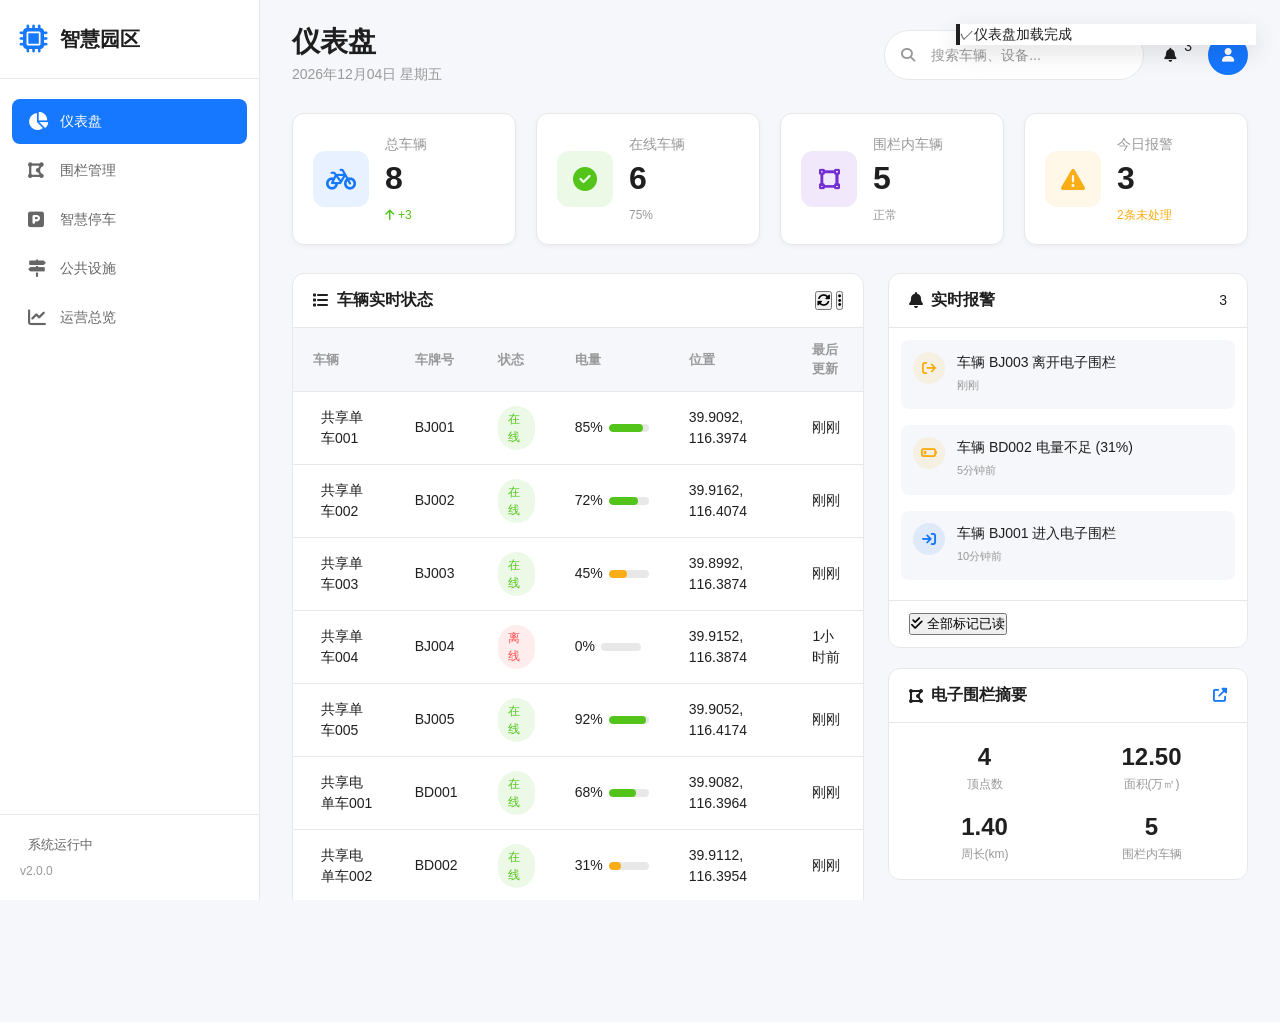
<file: index.html>
<!DOCTYPE html>
<html lang="zh-CN">
<head>
    <meta charset="UTF-8">
    <meta name="viewport" content="width=device-width, initial-scale=1.0">
    <title>智慧园区 · 仪表盘</title>
    
    <link rel="stylesheet" href="css/common.css">
    <link rel="stylesheet" href="css/components.css">
    <link rel="stylesheet" href="css/pages/dashboard.css">
    
    <link rel="stylesheet" href="https://cdnjs.cloudflare.com/ajax/libs/font-awesome/6.4.0/css/all.min.css">
</head>
<body class="dashboard-page">
    <!-- 侧边导航栏 -->
    <aside class="sidebar">
        <div class="sidebar-logo">
            <i class="fas fa-microchip"></i>
            <span>智慧园区</span>
        </div>
        
        <nav class="sidebar-nav">
            <a href="index.html" class="nav-item active">
                <i class="fas fa-chart-pie"></i>
                <span>仪表盘</span>
            </a>
            <a href="admin.html" class="nav-item">
                <i class="fas fa-draw-polygon"></i>
                <span>围栏管理</span>
            </a>
            <a href="parking.html" class="nav-item">
                <i class="fas fa-parking"></i>
                <span>智慧停车</span>
            </a>
            <a href="facilities.html" class="nav-item">
                <i class="fas fa-map-signs"></i>
                <span>公共设施</span>
            </a>
            <a href="operator.html" class="nav-item">
                <i class="fas fa-chart-line"></i>
                <span>运营总览</span>
            </a>
        </nav>
        
        <div class="sidebar-footer">
            <div class="system-info">
                <span class="status-dot success"></span>
                <span>系统运行中</span>
            </div>
            <div class="version">v2.0.0</div>
        </div>
    </aside>
    
    <!-- 主内容区 -->
    <main class="main-content">
        <!-- 顶部栏 -->
        <header class="dashboard-header">
            <div class="page-title">
                <h1>仪表盘</h1>
                <span class="date-display" id="currentDate"></span>
            </div>
            <div class="header-actions">
                <div class="search-box">
                    <i class="fas fa-search"></i>
                    <input type="text" placeholder="搜索车辆、设备...">
                </div>
                <div class="user-profile">
                    <i class="fas fa-bell"></i>
                    <span class="badge badge-danger">3</span>
                    <div class="avatar">
                        <i class="fas fa-user"></i>
                    </div>
                </div>
            </div>
        </header>
        
        <!-- 统计卡片区 -->
        <section class="stats-grid">
            <div class="stat-card">
                <div class="stat-icon blue">
                    <i class="fas fa-bicycle"></i>
                </div>
                <div class="stat-info">
                    <span class="stat-label">总车辆</span>
                    <span class="stat-value" id="totalVehicles">24</span>
                    <span class="stat-trend up"><i class="fas fa-arrow-up"></i> +3</span>
                </div>
            </div>
            <div class="stat-card">
                <div class="stat-icon green">
                    <i class="fas fa-check-circle"></i>
                </div>
                <div class="stat-info">
                    <span class="stat-label">在线车辆</span>
                    <span class="stat-value" id="onlineVehicles">18</span>
                    <span class="stat-trend">75%</span>
                </div>
            </div>
            <div class="stat-card">
                <div class="stat-icon purple">
                    <i class="fas fa-vector-square"></i>
                </div>
                <div class="stat-info">
                    <span class="stat-label">围栏内车辆</span>
                    <span class="stat-value" id="inFenceVehicles">12</span>
                    <span class="stat-trend">正常</span>
                </div>
            </div>
            <div class="stat-card">
                <div class="stat-icon orange">
                    <i class="fas fa-triangle-exclamation"></i>
                </div>
                <div class="stat-info">
                    <span class="stat-label">今日报警</span>
                    <span class="stat-value" id="todayAlarms">5</span>
                    <span class="stat-trend warning">2条未处理</span>
                </div>
            </div>
        </section>
        
        <!-- 主要内容区 - 左右两列 -->
        <div class="content-grid">
            <!-- 左侧：车辆列表 -->
            <div class="panel vehicle-panel">
                <div class="panel-header">
                    <h3><i class="fas fa-list"></i> 车辆实时状态</h3>
                    <div class="panel-actions">
                        <button class="btn-icon" id="refreshVehiclesBtn">
                            <i class="fas fa-sync-alt"></i>
                        </button>
                        <button class="btn-icon">
                            <i class="fas fa-ellipsis-v"></i>
                        </button>
                    </div>
                </div>
                <div class="panel-body">
                    <div class="table-wrapper">
                        <table class="data-table">
                            <thead>
                                <tr>
                                    <th>车辆</th>
                                    <th>车牌号</th>
                                    <th>状态</th>
                                    <th>电量</th>
                                    <th>位置</th>
                                    <th>最后更新</th>
                                </tr>
                            </thead>
                            <tbody id="vehicleTableBody">
                                <!-- 动态渲染 -->
                            </tbody>
                        </table>
                    </div>
                </div>
                <div class="panel-footer">
                    <span>共 <span id="vehicleTableCount">24</span> 辆车</span>
                    <a href="admin.html" class="btn-link">管理车辆 <i class="fas fa-arrow-right"></i></a>
                </div>
            </div>
            
            <!-- 右侧：报警和围栏状态 -->
            <div class="right-column">
                <!-- 报警面板 -->
                <div class="panel alarm-panel">
                    <div class="panel-header">
                        <h3><i class="fas fa-bell"></i> 实时报警</h3>
                        <span class="badge badge-danger" id="alarmBadge">5</span>
                    </div>
                    <div class="panel-body">
                        <div class="alarm-list" id="alarmList">
                            <!-- 动态渲染 -->
                        </div>
                    </div>
                    <div class="panel-footer">
                        <button class="btn btn-outline btn-sm btn-block" id="clearAlarmsBtn">
                            <i class="fas fa-check-double"></i> 全部标记已读
                        </button>
                    </div>
                </div>
                
                <!-- 围栏摘要 -->
                <div class="panel fence-summary">
                    <div class="panel-header">
                        <h3><i class="fas fa-draw-polygon"></i> 电子围栏摘要</h3>
                        <a href="admin.html" class="btn-icon">
                            <i class="fas fa-external-link-alt"></i>
                        </a>
                    </div>
                    <div class="panel-body">
                        <div id="fenceSummaryContent">
                            <!-- 动态渲染 -->
                        </div>
                    </div>
                </div>
                
                <!-- 快速操作 -->
                <div class="quick-actions">
                    <a href="admin.html" class="action-card">
                        <i class="fas fa-pen"></i>
                        <span>绘制围栏</span>
                    </a>
                    <a href="parking.html" class="action-card">
                        <i class="fas fa-robot"></i>
                        <span>AI助手</span>
                    </a>
                    <a href="facilities.html" class="action-card">
                        <i class="fas fa-map"></i>
                        <span>设施地图</span>
                    </a>
                </div>
            </div>
        </div>
    </main>
    
    <!-- 通知容器 -->
    <div id="toastContainer" class="toast-container"></div>
    
    <!-- 脚本 -->
    <script src="js/core/config.js"></script>
    <script src="js/core/utils.js"></script>
    <script src="js/core/eventBus.js"></script>
    <script src="js/services/apiService.js"></script>
    <script src="js/services/websocketService.js"></script>
    <script src="js/modules/vehicleManager.js"></script>
    <script src="js/modules/fenceManager.js"></script>
    <script src="js/modules/alarmManager.js"></script>
    <script src="js/pages/dashboard.js"></script>
</body>
</html>
</file>
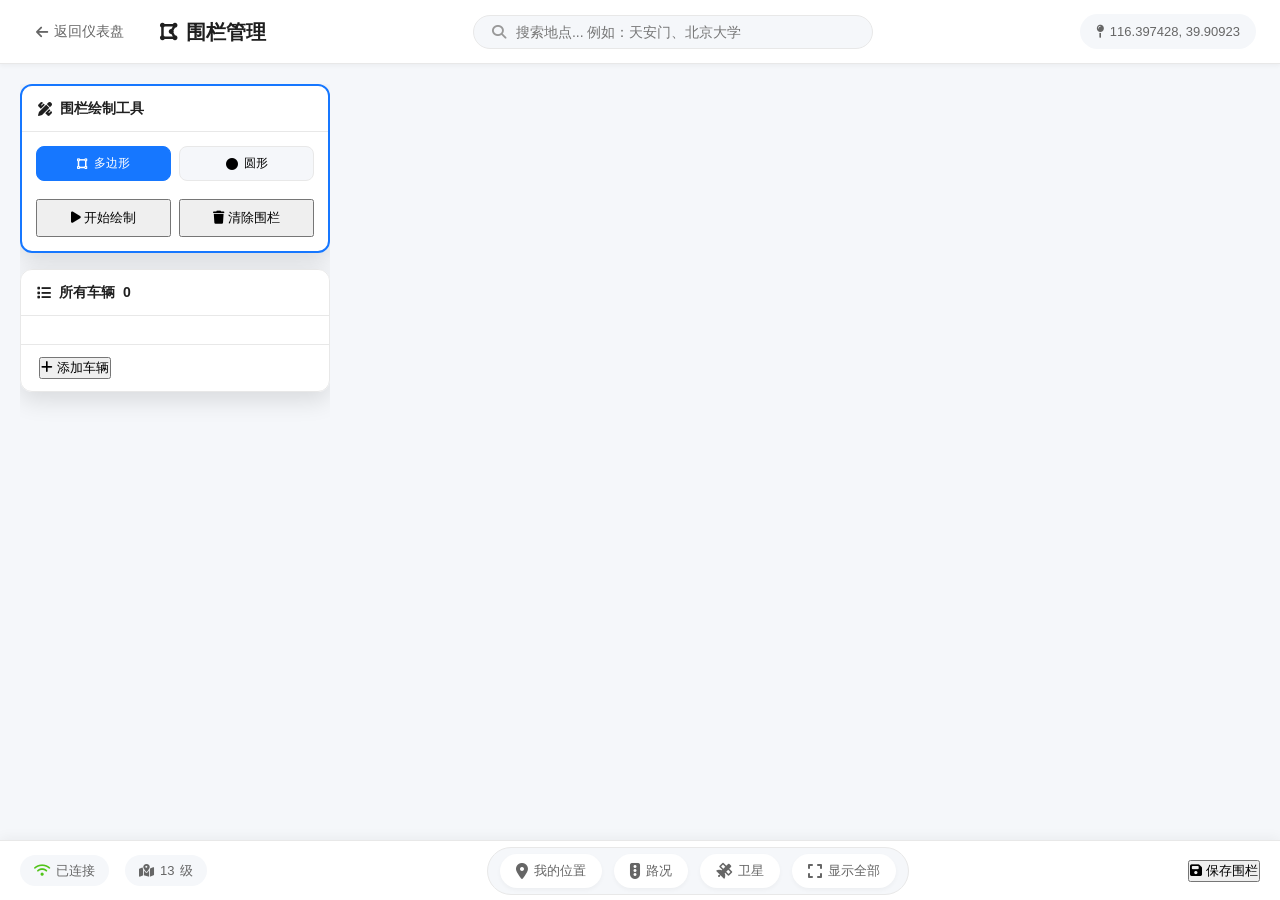
<file: admin.html>
<!DOCTYPE html>
<html lang="zh-CN">
<head>
    <meta charset="UTF-8">
    <meta name="viewport" content="width=device-width, initial-scale=1.0">
    <title>围栏管理 · 智慧园区</title>
    
    <link rel="stylesheet" href="css/common.css">
    <link rel="stylesheet" href="css/components.css">
    <link rel="stylesheet" href="css/map.css">
    <link rel="stylesheet" href="css/pages/admin.css">
    
    <link rel="stylesheet" href="https://cdnjs.cloudflare.com/ajax/libs/font-awesome/6.4.0/css/all.min.css">
    
    <!-- 高德地图安全密钥 -->
    <script type="text/javascript">
        window._AMapSecurityConfig = {
            securityJsCode: '599657ffe9617d6cca3ea60654912bb9',
        }
    </script>
</head>
<body class="admin-page">
    <!-- 地图容器 -->
    <div id="mapContainer" class="map-container"></div>
    
    <!-- 顶部导航 -->
    <header class="admin-header">
        <div class="header-left">
            <a href="index.html" class="back-link">
                <i class="fas fa-arrow-left"></i> 返回仪表盘
            </a>
            <h1><i class="fas fa-draw-polygon"></i> 围栏管理</h1>
        </div>
        
        <!-- 地点搜索框 -->
        <div class="header-search">
            <div class="search-wrapper">
                <i class="fas fa-search"></i>
                <input type="text" id="placeSearchInput" placeholder="搜索地点... 例如：天安门、北京大学" autocomplete="off">
            </div>
            <div id="searchResults" class="search-results" style="display: none;"></div>
        </div>
        
        <div class="header-right">
            <span class="coord-badge" id="coordDisplay">
                <i class="fas fa-map-pin"></i> 116.397428, 39.90923
            </span>
        </div>
    </header>
    
    <!-- 左侧工具面板 - 围栏绘制 -->
    <aside class="admin-sidebar">
        <!-- 围栏绘制工具 -->
        <div class="tool-card primary">
            <div class="card-header">
                <i class="fas fa-pen-ruler"></i>
                <span>围栏绘制工具</span>
            </div>
            <div class="card-body">
                <!-- 绘制模式 -->
                <div class="mode-switch">
                    <button class="mode-btn active" data-mode="polygon">
                        <i class="fas fa-vector-square"></i> 多边形
                    </button>
                    <button class="mode-btn" data-mode="circle">
                        <i class="fas fa-circle"></i> 圆形
                    </button>
                </div>
                
                <!-- 操作按钮 -->
                <div class="action-group">
                    <button class="btn btn-success" id="startDrawBtn">
                        <i class="fas fa-play"></i> 开始绘制
                    </button>
                    <button class="btn btn-warning" id="finishDrawBtn" style="display: none;">
                        <i class="fas fa-check"></i> 完成
                    </button>
                    <button class="btn btn-danger" id="clearFenceBtn">
                        <i class="fas fa-trash"></i> 清除围栏
                    </button>
                </div>
                
                <!-- 绘制提示 -->
                <div id="drawHint" class="hint-box" style="display: none;">
                    <i class="fas fa-info-circle"></i>
                    <span>点击地图添加顶点，至少3个点完成围栏</span>
                </div>
            </div>
        </div>
        
        <!-- 围栏信息 -->
        <div class="tool-card" id="fenceInfoCard" style="display: none;">
            <div class="card-header">
                <i class="fas fa-info-circle"></i>
                <span>围栏信息</span>
            </div>
            <div class="card-body">
                <div class="info-grid">
                    <div class="info-item">
                        <span class="label">顶点数</span>
                        <span class="value" id="fencePointsCount">0</span>
                    </div>
                    <div class="info-item">
                        <span class="label">面积</span>
                        <span class="value" id="fenceArea">0 m²</span>
                    </div>
                    <div class="info-item">
                        <span class="label">周长</span>
                        <span class="value" id="fencePerimeter">0 m</span>
                    </div>
                    <div class="info-item">
                        <span class="label">围栏内车辆</span>
                        <span class="value highlight" id="fenceVehiclesCount">0</span>
                    </div>
                </div>
            </div>
        </div>
        
        <!-- 围栏内车辆列表 -->
        <div class="tool-card" id="fenceVehiclesCard" style="display: none;">
            <div class="card-header">
                <i class="fas fa-bicycle"></i>
                <span>围栏内车辆</span>
                <span class="badge" id="fenceVehiclesBadge">0</span>
            </div>
            <div class="card-body">
                <div class="vehicle-mini-list" id="fenceVehiclesList">
                    <!-- 动态渲染 -->
                </div>
            </div>
        </div>
        
        <!-- 车辆快速列表 -->
        <div class="tool-card">
            <div class="card-header">
                <i class="fas fa-list"></i>
                <span>所有车辆</span>
                <span class="badge" id="adminVehicleCount">0</span>
            </div>
            <div class="card-body">
                <div class="vehicle-mini-list" id="allVehiclesList">
                    <!-- 动态渲染 -->
                </div>
            </div>
            <div class="card-footer">
                <button class="btn btn-outline btn-sm btn-block" id="addVehicleBtn">
                    <i class="fas fa-plus"></i> 添加车辆
                </button>
            </div>
        </div>
    </aside>
    
    <!-- 右侧地图控件 -->

  <!-- admin.html 底部状态栏改为包含所有控件 -->
    <!-- 底部控制栏 -->
    <div class="admin-footer">
        <div class="footer-left">
            <span class="status-badge online">
                <i class="fas fa-wifi"></i> 已连接
            </span>
            <span class="status-badge">
                <i class="fas fa-map-marked-alt"></i> <span id="mapZoomLevel">13</span>级
            </span>
        </div>
        
        <div class="footer-center">
            <!-- 地图控件移到此处 -->
            <div class="footer-map-controls">
                <button class="map-ctrl-btn" id="locateBtn" title="我的位置">
                    <i class="fas fa-location-dot"></i>
                    <span>我的位置</span>
                </button>
                <button class="map-ctrl-btn" id="trafficBtn" title="路况">
                    <i class="fas fa-traffic-light"></i>
                    <span>路况</span>
                </button>
                <button class="map-ctrl-btn" id="satelliteBtn" title="卫星图">
                    <i class="fas fa-satellite"></i>
                    <span>卫星</span>
                </button>
                <button class="map-ctrl-btn" id="fitAllBtn" title="显示全部车辆">
                    <i class="fas fa-expand"></i>
                    <span>显示全部</span>
                </button>
            </div>
        </div>
        
        <div class="footer-right">
            <button class="btn btn-outline btn-sm" id="saveFenceBtn">
                <i class="fas fa-save"></i> 保存围栏
            </button>
        </div>
    </div>
    
    <!-- 添加车辆模态框 -->
    <div id="addVehicleModal" class="modal-overlay" style="display: none;">
        <div class="modal">
            <div class="modal-header">
                <h3><i class="fas fa-plus-circle"></i> 添加车辆</h3>
                <button class="modal-close" onclick="closeAddVehicleModal()">
                    <i class="fas fa-times"></i>
                </button>
            </div>
            <div class="modal-body">
                <div class="form-group">
                    <label>车辆名称</label>
                    <input type="text" id="newVehicleName" class="form-control" placeholder="例如：自行车001">
                </div>
                <div class="form-group">
                    <label>车辆编号</label>
                    <input type="text" id="newVehiclePlate" class="form-control" placeholder="例如：BJ001">
                </div>
                <div class="form-group">
                    <label>初始位置</label>
                    <div class="coord-input">
                        <input type="text" id="newVehicleLng" class="form-control" placeholder="经度" readonly>
                        <input type="text" id="newVehicleLat" class="form-control" placeholder="纬度" readonly>
                    </div>
                    <span class="hint-text">点击地图选择位置</span>
                </div>
            </div>
            <div class="modal-footer">
                <button class="btn btn-outline" onclick="closeAddVehicleModal()">取消</button>
                <button class="btn btn-primary" id="confirmAddVehicleBtn">确认添加</button>
            </div>
        </div>
    </div>
    
    <!-- 通知容器 -->
    <div id="toastContainer" class="toast-container"></div>

    <!-- 脚本 -->
    <script src="js/core/config.js"></script>
    <script src="js/core/utils.js"></script>
    <script src="js/core/eventBus.js"></script>
    <script src="js/map/mapLoader.js"></script>
    <script src="js/map/mapCore.js"></script>
    <script src="js/modules/vehicleManager.js"></script>
    <script src="js/modules/fenceManager.js"></script>
    <script src="js/modules/alarmManager.js"></script>
    <script src="js/services/apiService.js"></script>
    <script src="js/pages/admin.js"></script>
</body>
</html>
</file>
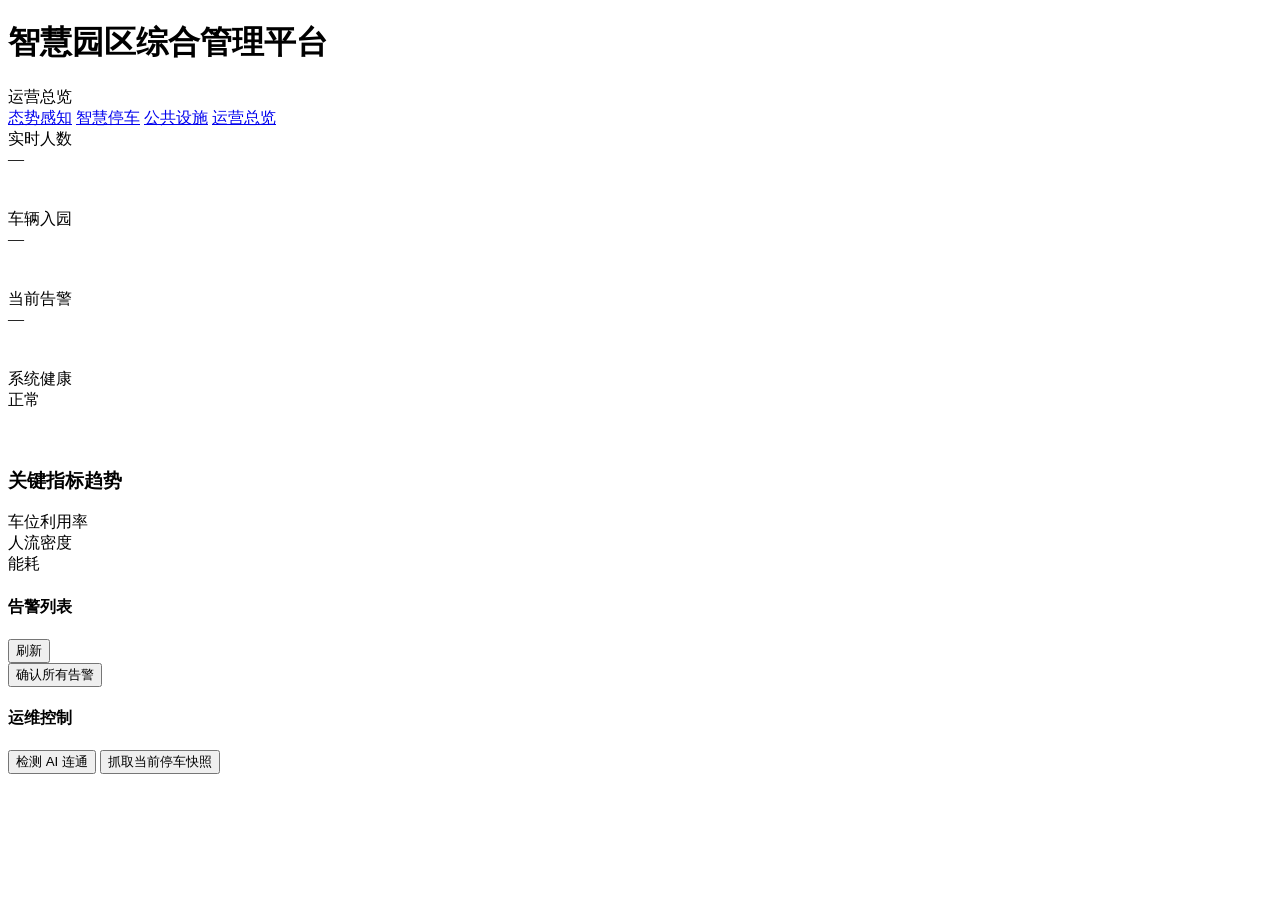
<file: operator.html>
<!DOCTYPE html>
<html lang="zh-CN">
<head>
<meta charset="utf-8"/>
<meta content="width=device-width, initial-scale=1.0" name="viewport"/>
<title>运营总览 - 智慧园区综合管理平台</title>
<script src="https://modao.cc/agent-py/static/source/js/tailwindcss.3.4.3.js"></script>
<script src="https://modao.cc/agent-py/static/source/js/iconify-icon.min.1.0.7.js"></script>
<script src="https://modao.cc/agent-py/static/source/js/echarts.min.5.4.3.js"></script>
<style>
    .sidebar-active { background: #eff6ff; border-right: 4px solid #3b82f6; color: #1d4ed8; }
    .stat-card { min-height: 80px }
    .alarm-unack { color: #dc2626 }
</style>
</head>
<body class="bg-slate-50 font-sans text-slate-900 overflow-auto min-h-screen">
<!-- 顶部 -->
<header class="h-16 bg-white border-b border-slate-200 flex items-center justify-between px-6">
  <div class="flex items-center gap-4">
    <div class="w-10 h-10 bg-blue-600 rounded-lg flex items-center justify-center text-white"><iconify-icon icon="solar:map-point-wave-bold-duotone" class="text-2xl"></iconify-icon></div>
    <div>
      <h1 class="font-bold">智慧园区综合管理平台</h1>
      <div class="text-xs text-slate-400">运营总览</div>
    </div>
  </div>
  <nav class="hidden md:flex items-center gap-2">
    <a class="px-3 py-2 rounded-md font-medium text-slate-500 hover:bg-slate-100" href="index.html">态势感知</a>
    <a class="px-3 py-2 rounded-md font-medium text-slate-500 hover:bg-slate-100" href="parking.html">智慧停车</a>
    <a class="px-3 py-2 rounded-md font-medium text-slate-500 hover:bg-slate-100" href="facilities.html">公共设施</a>
    <a class="px-3 py-2 rounded-md font-medium text-blue-600 bg-blue-50" href="operator.html">运营总览</a>
  </nav>
</header>
<main class="p-6 grid grid-cols-4 gap-6">
  <!-- 概要统计 -->
  <section class="col-span-4 grid grid-cols-4 gap-4">
    <div class="bg-white rounded-xl p-4 stat-card">
      <div class="text-xs text-slate-500">实时人数</div>
      <div class="text-2xl font-bold" id="stat-people">—</div>
    </div>
    <div class="bg-white rounded-xl p-4 stat-card">
      <div class="text-xs text-slate-500">车辆入园</div>
      <div class="text-2xl font-bold" id="stat-vehicles">—</div>
    </div>
    <div class="bg-white rounded-xl p-4 stat-card">
      <div class="text-xs text-slate-500">当前告警</div>
      <div class="text-2xl font-bold text-red-600" id="stat-alarms">—</div>
    </div>
    <div class="bg-white rounded-xl p-4 stat-card">
      <div class="text-xs text-slate-500">系统健康</div>
      <div class="text-2xl font-bold text-green-600" id="stat-health">正常</div>
    </div>
  </section>

  <!-- 中部：图表与告警 -->
  <section class="col-span-3 bg-white rounded-xl p-4">
    <h3 class="font-bold mb-2">关键指标趋势</h3>
    <div id="main-charts" class="h-64"></div>
    <div class="mt-4 grid grid-cols-3 gap-3">
      <div class="p-3 bg-slate-50 rounded">车位利用率<div id="chart-usage" class="h-24"></div></div>
      <div class="p-3 bg-slate-50 rounded">人流密度<div id="chart-flow" class="h-24"></div></div>
      <div class="p-3 bg-slate-50 rounded">能耗<div id="chart-energy" class="h-24"></div></div>
    </div>
  </section>

  <!-- 右侧：告警列表与操作 -->
  <aside class="col-span-1 bg-white rounded-xl p-4 flex flex-col gap-4">
    <div class="flex items-center justify-between">
      <h4 class="font-bold">告警列表</h4>
      <button id="refreshAlarms" class="text-sm text-slate-500">刷新</button>
    </div>
    <div id="alarms" class="flex-1 overflow-auto space-y-3"></div>
    <div class="pt-2 border-t border-slate-100">
      <button id="ackAll" class="w-full bg-blue-600 text-white py-2 rounded">确认所有告警</button>
    </div>
  </aside>

  <!-- 底部控制条 -->
  <section class="col-span-4 bg-white rounded-xl p-4">
    <h4 class="font-bold mb-2">运维控制</h4>
    <div class="flex gap-3">
      <button id="btnPingAI" class="px-3 py-2 bg-slate-100 rounded">检测 AI 连通</button>
      <button id="btnSnapshot" class="px-3 py-2 bg-slate-100 rounded">抓取当前停车快照</button>
      <div id="op-result" class="text-sm text-slate-500 ml-4"></div>
    </div>
  </section>
</main>

<script src="js/pages/operator.js"></script>

</body>
</html>
</file>
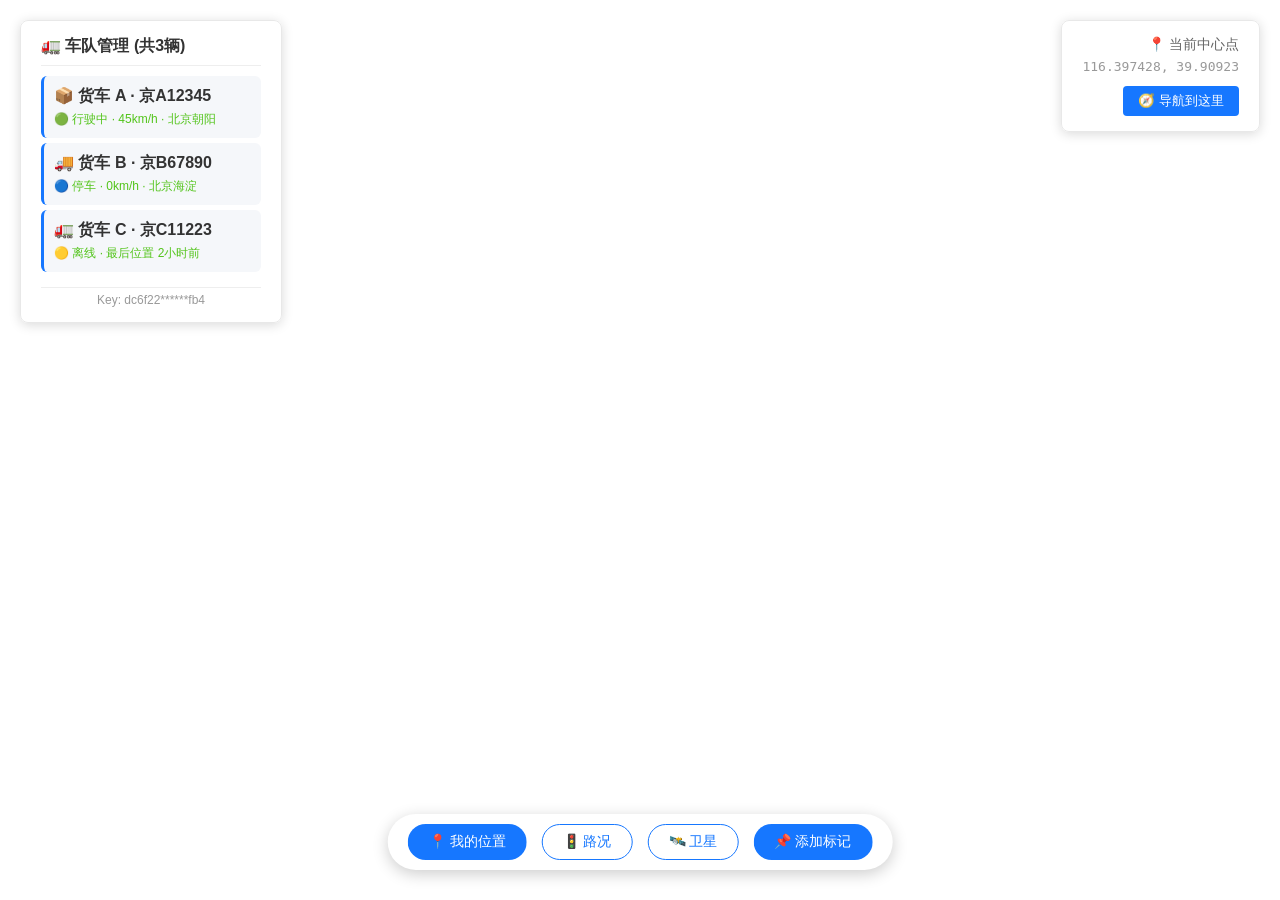
<file: templates/admin.html>
<!DOCTYPE html>
<html lang="zh-CN">
<head>
    <meta charset="UTF-8">
    <meta name="viewport" content="width=device-width, initial-scale=1.0, user-scalable=no">
    <title>车辆定位可视化系统 - 高德地图</title>
    <style>
        body, html {
            margin: 0;
            padding: 0;
            width: 100%;
            height: 100%;
            font-family: "Microsoft YaHei", Arial, sans-serif;
        }
        #container {
            width: 100%;
            height: 100%;
        }
        
        /* 控制面板 - 左上角 */
        .control-panel {
            position: absolute;
            top: 20px;
            left: 20px;
            background: rgba(255, 255, 255, 0.95);
            padding: 15px 20px;
            border-radius: 8px;
            box-shadow: 0 2px 12px rgba(0,0,0,0.15);
            z-index: 1000;
            min-width: 220px;
            backdrop-filter: blur(5px);
            border: 1px solid #e8e8e8;
        }
        .control-panel h3 {
            margin: 0 0 10px 0;
            color: #333;
            font-size: 16px;
            border-bottom: 1px solid #eee;
            padding-bottom: 8px;
        }
        .vehicle-item {
            padding: 10px;
            margin: 5px 0;
            background: #f5f7fa;
            border-radius: 6px;
            cursor: pointer;
            transition: all 0.2s;
            border-left: 3px solid #1677ff;
        }
        .vehicle-item:hover {
            background: #e6f4ff;
            transform: translateX(3px);
        }
        .vehicle-name {
            font-weight: bold;
            color: #333;
        }
        .vehicle-status {
            font-size: 12px;
            color: #52c41a;
            margin-top: 4px;
        }
        
        /* 信息面板 - 右上角 */
        .info-panel {
            position: absolute;
            top: 20px;
            right: 20px;
            background: rgba(255, 255, 255, 0.95);
            padding: 15px 20px;
            border-radius: 8px;
            box-shadow: 0 2px 12px rgba(0,0,0,0.15);
            z-index: 1000;
            backdrop-filter: blur(5px);
            border: 1px solid #e8e8e8;
            text-align: right;
        }
        .info-panel .title {
            font-size: 14px;
            color: #666;
        }
        .info-panel .coordinate {
            font-size: 13px;
            color: #999;
            margin-top: 5px;
            font-family: monospace;
        }
        
        /* 底部工具栏 */
        .toolbar {
            position: absolute;
            bottom: 30px;
            left: 50%;
            transform: translateX(-50%);
            background: white;
            padding: 10px 20px;
            border-radius: 40px;
            box-shadow: 0 4px 16px rgba(0,0,0,0.2);
            z-index: 1000;
            display: flex;
            gap: 15px;
        }
        .toolbar button {
            padding: 8px 20px;
            border: none;
            border-radius: 20px;
            background: #1677ff;
            color: white;
            font-size: 14px;
            cursor: pointer;
            transition: all 0.2s;
            border: 1px solid transparent;
        }
        .toolbar button:hover {
            background: #4096ff;
            transform: scale(1.02);
        }
        .toolbar button.outline {
            background: white;
            color: #1677ff;
            border-color: #1677ff;
        }
        .toolbar button.outline:hover {
            background: #e6f4ff;
        }

        /* 自定义信息窗体样式 */
        .amap-info-content {
            padding: 8px 12px;
        }
        .nav-link {
            color: #1677ff;
            text-decoration: none;
            font-weight: bold;
            cursor: pointer;
            margin-top: 8px;
            display: inline-block;
        }
    </style>
    
    <!-- 安全密钥配置（必须） -->
    <script type="text/javascript">
        window._AMapSecurityConfig = {
            securityJsCode: 'dc6f2273e426185a9cc04b9b3eb61fb4',  // 注意：这里需要填写你截图中的"安全密钥"
        }
    </script>
</head>
<body>
    <div id="container"></div>
    
    <!-- 左侧车辆列表 -->
    <div class="control-panel">
        <h3>🚛 车队管理 (共3辆)</h3>
        <div class="vehicle-item" onclick="focusVehicle('vehicle1')">
            <div class="vehicle-name">📦 货车 A · 京A12345</div>
            <div class="vehicle-status">🟢 行驶中 · 45km/h · 北京朝阳</div>
        </div>
        <div class="vehicle-item" onclick="focusVehicle('vehicle2')">
            <div class="vehicle-name">🚚 货车 B · 京B67890</div>
            <div class="vehicle-status">🔵 停车 · 0km/h · 北京海淀</div>
        </div>
        <div class="vehicle-item" onclick="focusVehicle('vehicle3')">
            <div class="vehicle-name">🚛 货车 C · 京C11223</div>
            <div class="vehicle-status">🟡 离线 · 最后位置 2小时前</div>
        </div>
        <hr style="border:none;border-top:1px solid #eee;margin:15px 0 5px;">
        <div style="font-size:12px;color:#999;text-align:center;">
            Key: dc6f22******fb4
        </div>
    </div>
    
    <!-- 右侧坐标信息 -->
    <div class="info-panel">
        <div class="title">📍 当前中心点</div>
        <div class="coordinate" id="coordDisplay">116.397428, 39.90923</div>
        <div style="margin-top:12px;">
            <button onclick="routeToCenter()" style="padding:6px 15px;background:#1677ff;color:white;border:none;border-radius:4px;cursor:pointer;">
                🧭 导航到这里
            </button>
        </div>
    </div>
    
    <!-- 底部工具条 -->
    <div class="toolbar">
        <button onclick="locateUser()">📍 我的位置</button>
        <button class="outline" onclick="toggleTraffic()">🚦 路况</button>
        <button class="outline" onclick="toggleSatellite()">🛰️ 卫星</button>
        <button onclick="addRandomMarker()">📌 添加标记</button>
    </div>

    <!-- 引入高德官方 JS API (2.0版本) -->
    <script src="https://webapi.amap.com/maps?v=2.0&key=dc6f2273e426185a9cc04b9b3eb61fb4&plugin=AMap.ToolBar,AMap.Scale,AMap.Geolocation,AMap.Driving"></script>
    
    <script>
        // 全局变量
        var map;
        var trafficLayer;
        var satelliteLayer;
        var markers = [];
        var vehiclePositions = {
            vehicle1: [116.397428, 39.90923],  // 北京天安门附近
            vehicle2: [116.310316, 39.983424], // 中关村
            vehicle3: [116.481028, 39.989643]  // 望京
        };
        
        // 初始化地图
        function initMap() {
            map = new AMap.Map('container', {
                zoom: 12,
                center: [116.397428, 39.90923],  // 北京中心
                viewMode: '3D',                   // 3D视图
                pitch: 45,                        // 倾斜角度
                mapStyle: 'amap://styles/normal'  // 标准样式
            });
            
            // 添加控件
            map.addControl(new AMap.ToolBar({ position: 'LT' }));   // 工具条
            map.addControl(new AMap.Scale({ position: 'LB' }));     // 比例尺
            
            // 添加车辆标记
            addVehicleMarkers();
            
            // 监听地图移动，更新坐标显示
            map.on('moveend', function() {
                var center = map.getCenter();
                document.getElementById('coordDisplay').innerText = 
                    center.lng.toFixed(6) + ', ' + center.lat.toFixed(6);
            });
            
            // 点击地图获取坐标并询问是否导航
            map.on('click', function(e) {
                var lnglat = e.lnglat;
                var content = `
                    <div class="amap-info-content">
                        <b>选中位置</b><br>
                        经度: ${lnglat.lng.toFixed(6)}<br>
                        纬度: ${lnglat.lat.toFixed(6)}<br>
                        <a class="nav-link" onclick="navigateTo(${lnglat.lng}, ${lnglat.lat}, '自定义位置')">
                            🚗 导航到这里
                        </a>
                    </div>
                `;
                
                var infoWindow = new AMap.InfoWindow({
                    content: content,
                    offset: new AMap.Pixel(0, -30)
                });
                
                infoWindow.open(map, lnglat);
            });
            
            console.log('✅ 高德地图初始化成功！');
        }
        
        // 添加车辆标记点
        function addVehicleMarkers() {
            // 车辆1
            var marker1 = new AMap.Marker({
                position: vehiclePositions.vehicle1,
                icon: '//a.amap.com/jsapi_demos/static/demo-center/icons/poi-marker-red.png',
                title: '货车 A · 京A12345',
                label: {
                    content: '🚛 A',
                    direction: 'top'
                }
            });
            
            // 车辆2
            var marker2 = new AMap.Marker({
                position: vehiclePositions.vehicle2,
                icon: '//a.amap.com/jsapi_demos/static/demo-center/icons/poi-marker-blue.png',
                title: '货车 B · 京B67890',
                label: {
                    content: '🚚 B',
                    direction: 'top'
                }
            });
            
            // 车辆3（离线，灰色）
            var marker3 = new AMap.Marker({
                position: vehiclePositions.vehicle3,
                icon: '//a.amap.com/jsapi_demos/static/demo-center/icons/poi-marker-default.png',
                title: '货车 C · 京C11223 (离线)',
                label: {
                    content: '🚛 C',
                    direction: 'top'
                }
            });
            
            map.add([marker1, marker2, marker3]);
            markers = [marker1, marker2, marker3];
            
            // 为每个标记添加信息窗
            markers.forEach(function(marker, index) {
                var vehicleNames = ['货车A 京A12345', '货车B 京B67890', '货车C 京C11223'];
                var statusText = ['🟢 行驶中 45km/h', '🔵 停车', '🟡 离线'];
                
                marker.on('click', function(e) {
                    var pos = e.target.getPosition();
                    var content = `
                        <div class="amap-info-content">
                            <b>${vehicleNames[index]}</b><br>
                            状态: ${statusText[index]}<br>
                            坐标: ${pos.lng.toFixed(6)}, ${pos.lat.toFixed(6)}<br>
                            <a class="nav-link" onclick="navigateTo(${pos.lng}, ${pos.lat}, '${vehicleNames[index]}')">
                                🧭 规划路线前往
                            </a>
                        </div>
                    `;
                    
                    var infoWindow = new AMap.InfoWindow({
                        content: content,
                        offset: new AMap.Pixel(0, -35)
                    });
                    
                    infoWindow.open(map, pos);
                });
            });
        }
        
        // 聚焦到指定车辆
        function focusVehicle(vehicleId) {
            var pos = vehiclePositions[vehicleId];
            if (pos) {
                map.setZoomAndCenter(15, pos);
                
                // 添加闪烁效果
                var marker = markers[Object.keys(vehiclePositions).indexOf(vehicleId)];
                if (marker) {
                    marker.setAnimation('AMAP_ANIMATION_DROP');
                }
            }
        }
        
        // 导航到指定坐标
        function navigateTo(lng, lat, name) {
            var url = `https://uri.amap.com/navigation?to=${lng},${lat},${encodeURIComponent(name)}&mode=car&callnative=1`;
            window.open(url, '_blank');
        }
        
        // 导航到地图中心点
        function routeToCenter() {
            var center = map.getCenter();
            navigateTo(center.lng, center.lat, '目标地点');
        }
        
        // 定位用户位置
        function locateUser() {
            AMap.plugin('AMap.Geolocation', function() {
                var geolocation = new AMap.Geolocation({
                    enableHighAccuracy: true,
                    timeout: 10000,
                    buttonPosition: 'RB',
                    buttonOffset: new AMap.Pixel(10, 20),
                    zoomToAccuracy: true
                });
                
                map.addControl(geolocation);
                geolocation.getCurrentPosition(function(status, result) {
                    if (status === 'complete') {
                        var position = result.position;
                        map.setCenter(position);
                        
                        // 添加用户位置标记
                        new AMap.Marker({
                            position: position,
                            icon: '//a.amap.com/jsapi_demos/static/demo-center/icons/poi-marker-default.png',
                            title: '我的位置'
                        }).setMap(map);
                        
                        AMap.InfoWindow({
                            content: '📍 您当前的位置',
                            position: position
                        }).open(map);
                    } else {
                        alert('定位失败: ' + result.message);
                    }
                });
            });
        }
        
        // 切换实时路况
        function toggleTraffic() {
            if (!trafficLayer) {
                trafficLayer = new AMap.TileLayer.Traffic({
                    zIndex: 10,
                    autoRefresh: true,
                    interval: 180
                });
            }
            
            if (trafficLayer.getMap()) {
                trafficLayer.setMap(null);
                event.target.style.background = 'white';
                event.target.style.color = '#1677ff';
            } else {
                trafficLayer.setMap(map);
                event.target.style.background = '#1677ff';
                event.target.style.color = 'white';
            }
        }
        
        // 切换卫星图
        function toggleSatellite() {
            if (!satelliteLayer) {
                satelliteLayer = new AMap.TileLayer.Satellite();
            }
            
            if (satelliteLayer.getMap()) {
                satelliteLayer.setMap(null);
                event.target.style.background = 'white';
                event.target.style.color = '#1677ff';
            } else {
                satelliteLayer.setMap(map);
                event.target.style.background = '#1677ff';
                event.target.style.color = 'white';
            }
        }
        
        // 添加随机标记（演示用）
        function addRandomMarker() {
            var center = map.getCenter();
            var randomOffset = 0.02;
            var randomLng = center.lng + (Math.random() - 0.5) * randomOffset;
            var randomLat = center.lat + (Math.random() - 0.5) * randomOffset;
            
            var marker = new AMap.Marker({
                position: [randomLng, randomLat],
                title: '临时标记点'
            });
            
            map.add(marker);
            map.setCenter([randomLng, randomLat]);
            
            AMap.InfoWindow({
                content: '📌 新标记点<br><a class="nav-link" onclick="navigateTo(' + randomLng + ', ' + randomLat + ', \'临时点\')">导航</a>',
                position: [randomLng, randomLat]
            }).open(map);
        }
        
        // 页面加载完成后初始化
        window.onload = function() {
            initMap();
        };
    </script>
</body>
</html>
</file>
<file: css/common.css>
/* ==================== 全局变量 ==================== */
:root {
    /* 主题色 */
    --primary: #1677ff;
    --primary-hover: #4096ff;
    --primary-active: #0958d9;
    --success: #52c41a;
    --warning: #faad14;
    --error: #ff4d4f;
    --info: #1677ff;
    
    /* 中性色 */
    --text-primary: #1f1f1f;
    --text-secondary: #666666;
    --text-tertiary: #999999;
    --text-disabled: #bfbfbf;
    
    /* 背景色 */
    --bg-primary: #ffffff;
    --bg-secondary: #f5f7fa;
    --bg-tertiary: #fafafa;
    --bg-mask: rgba(0, 0, 0, 0.45);
    
    /* 边框 */
    --border-light: #e8e8e8;
    --border-base: #d9d9d9;
    --border-dark: #bfbfbf;
    
    /* 阴影 */
    --shadow-sm: 0 2px 4px rgba(0, 0, 0, 0.04);
    --shadow-base: 0 4px 12px rgba(0, 0, 0, 0.08);
    --shadow-lg: 0 8px 24px rgba(0, 0, 0, 0.12);
    --shadow-xl: 0 12px 32px rgba(0, 0, 0, 0.16);
    
    /* 圆角 */
    --radius-sm: 4px;
    --radius-base: 8px;
    --radius-lg: 12px;
    --radius-xl: 16px;
    --radius-full: 9999px;
    
    /* 间距 */
    --spacing-xs: 4px;
    --spacing-sm: 8px;
    --spacing-base: 16px;
    --spacing-lg: 24px;
    --spacing-xl: 32px;
    --spacing-2xl: 48px;
    
    /* 字体 */
    --font-family: -apple-system, BlinkMacSystemFont, 'Segoe UI', 'PingFang SC', 
                    'Hiragino Sans GB', 'Microsoft YaHei', sans-serif;
    --font-size-xs: 12px;
    --font-size-sm: 14px;
    --font-size-base: 16px;
    --font-size-lg: 18px;
    --font-size-xl: 20px;
    --font-size-2xl: 24px;
    
    /* 动画 */
    --transition-fast: 0.15s;
    --transition-base: 0.3s;
    --transition-slow: 0.5s;
    
    /* 层级 */
    --z-dropdown: 1000;
    --z-sticky: 1020;
    --z-fixed: 1030;
    --z-modal: 1040;
    --z-popover: 1050;
    --z-tooltip: 1060;
    --z-toast: 1070;
}

/* ==================== 重置样式 ==================== */
*,
*::before,
*::after {
    margin: 0;
    padding: 0;
    box-sizing: border-box;
}

html,
body {
    width: 100%;
    height: 100%;
    font-family: var(--font-family);
    font-size: var(--font-size-sm);
    line-height: 1.5;
    color: var(--text-primary);
    background-color: var(--bg-secondary);
    -webkit-font-smoothing: antialiased;
    -moz-osx-font-smoothing: grayscale;
    overflow: hidden;
}

/* ==================== 滚动条 ==================== */
::-webkit-scrollbar {
    width: 6px;
    height: 6px;
}

::-webkit-scrollbar-track {
    background: transparent;
}

::-webkit-scrollbar-thumb {
    background: var(--border-base);
    border-radius: var(--radius-sm);
}

::-webkit-scrollbar-thumb:hover {
    background: var(--border-dark);
}

/* ==================== 排版 ==================== */
h1, h2, h3, h4, h5, h6 {
    font-weight: 600;
    line-height: 1.3;
}

h1 { font-size: var(--font-size-2xl); }
h2 { font-size: var(--font-size-xl); }
h3 { font-size: var(--font-size-lg); }
h4 { font-size: var(--font-size-base); }
h5, h6 { font-size: var(--font-size-sm); }

p {
    margin-bottom: var(--spacing-base);
}

a {
    color: var(--primary);
    text-decoration: none;
    transition: color var(--transition-fast);
}

a:hover {
    color: var(--primary-hover);
}

/* ==================== 布局工具类 ==================== */
.container {
    width: 100%;
    max-width: 1200px;
    margin: 0 auto;
    padding: 0 var(--spacing-base);
}

.flex { display: flex; }
.inline-flex { display: inline-flex; }
.flex-col { flex-direction: column; }
.flex-wrap { flex-wrap: wrap; }
.flex-1 { flex: 1; }
.flex-auto { flex: auto; }
.flex-none { flex: none; }

.items-start { align-items: flex-start; }
.items-center { align-items: center; }
.items-end { align-items: flex-end; }
.items-stretch { align-items: stretch; }

.justify-start { justify-content: flex-start; }
.justify-center { justify-content: center; }
.justify-end { justify-content: flex-end; }
.justify-between { justify-content: space-between; }
.justify-around { justify-content: space-around; }

.gap-xs { gap: var(--spacing-xs); }
.gap-sm { gap: var(--spacing-sm); }
.gap-base { gap: var(--spacing-base); }
.gap-lg { gap: var(--spacing-lg); }
.gap-xl { gap: var(--spacing-xl); }

/* ==================== 间距工具类 ==================== */
.m-0 { margin: 0; }
.m-xs { margin: var(--spacing-xs); }
.m-sm { margin: var(--spacing-sm); }
.m-base { margin: var(--spacing-base); }
.m-lg { margin: var(--spacing-lg); }
.m-xl { margin: var(--spacing-xl); }

.mt-xs { margin-top: var(--spacing-xs); }
.mt-sm { margin-top: var(--spacing-sm); }
.mt-base { margin-top: var(--spacing-base); }
.mt-lg { margin-top: var(--spacing-lg); }
.mt-xl { margin-top: var(--spacing-xl); }

.mb-xs { margin-bottom: var(--spacing-xs); }
.mb-sm { margin-bottom: var(--spacing-sm); }
.mb-base { margin-bottom: var(--spacing-base); }
.mb-lg { margin-bottom: var(--spacing-lg); }
.mb-xl { margin-bottom: var(--spacing-xl); }

.ml-xs { margin-left: var(--spacing-xs); }
.ml-sm { margin-left: var(--spacing-sm); }
.ml-base { margin-left: var(--spacing-base); }
.ml-lg { margin-left: var(--spacing-lg); }
.ml-xl { margin-left: var(--spacing-xl); }

.mr-xs { margin-right: var(--spacing-xs); }
.mr-sm { margin-right: var(--spacing-sm); }
.mr-base { margin-right: var(--spacing-base); }
.mr-lg { margin-right: var(--spacing-lg); }
.mr-xl { margin-right: var(--spacing-xl); }

.p-0 { padding: 0; }
.p-xs { padding: var(--spacing-xs); }
.p-sm { padding: var(--spacing-sm); }
.p-base { padding: var(--spacing-base); }
.p-lg { padding: var(--spacing-lg); }
.p-xl { padding: var(--spacing-xl); }

/* ==================== 文本工具类 ==================== */
.text-left { text-align: left; }
.text-center { text-align: center; }
.text-right { text-align: right; }

.text-primary { color: var(--text-primary); }
.text-secondary { color: var(--text-secondary); }
.text-tertiary { color: var(--text-tertiary); }
.text-disabled { color: var(--text-disabled); }

.text-xs { font-size: var(--font-size-xs); }
.text-sm { font-size: var(--font-size-sm); }
.text-base { font-size: var(--font-size-base); }
.text-lg { font-size: var(--font-size-lg); }
.text-xl { font-size: var(--font-size-xl); }

.font-normal { font-weight: 400; }
.font-medium { font-weight: 500; }
.font-semibold { font-weight: 600; }
.font-bold { font-weight: 700; }

.truncate {
    overflow: hidden;
    text-overflow: ellipsis;
    white-space: nowrap;
}

/* ==================== 背景工具类 ==================== */
.bg-white { background-color: #ffffff; }
.bg-primary { background-color: var(--bg-primary); }
.bg-secondary { background-color: var(--bg-secondary); }
.bg-tertiary { background-color: var(--bg-tertiary); }

.bg-primary-light { background-color: rgba(22, 119, 255, 0.1); }
.bg-success-light { background-color: rgba(82, 196, 26, 0.1); }
.bg-warning-light { background-color: rgba(250, 173, 20, 0.1); }
.bg-error-light { background-color: rgba(255, 77, 79, 0.1); }

/* ==================== 边框工具类 ==================== */
.border { border: 1px solid var(--border-light); }
.border-t { border-top: 1px solid var(--border-light); }
.border-b { border-bottom: 1px solid var(--border-light); }
.border-l { border-left: 1px solid var(--border-light); }
.border-r { border-right: 1px solid var(--border-light); }

.rounded-sm { border-radius: var(--radius-sm); }
.rounded-base { border-radius: var(--radius-base); }
.rounded-lg { border-radius: var(--radius-lg); }
.rounded-xl { border-radius: var(--radius-xl); }
.rounded-full { border-radius: var(--radius-full); }

/* ==================== 阴影工具类 ==================== */
.shadow-sm { box-shadow: var(--shadow-sm); }
.shadow-base { box-shadow: var(--shadow-base); }
.shadow-lg { box-shadow: var(--shadow-lg); }
.shadow-xl { box-shadow: var(--shadow-xl); }

/* ==================== 动画 ==================== */
@keyframes fadeIn {
    from { opacity: 0; }
    to { opacity: 1; }
}

@keyframes slideInUp {
    from {
        opacity: 0;
        transform: translateY(10px);
    }
    to {
        opacity: 1;
        transform: translateY(0);
    }
}

@keyframes slideInDown {
    from {
        opacity: 0;
        transform: translateY(-10px);
    }
    to {
        opacity: 1;
        transform: translateY(0);
    }
}

@keyframes spin {
    from { transform: rotate(0deg); }
    to { transform: rotate(360deg); }
}

@keyframes pulse {
    0%, 100% { opacity: 1; }
    50% { opacity: 0.5; }
}

.animate-fade { animation: fadeIn var(--transition-base) ease; }
.animate-slide-up { animation: slideInUp var(--transition-base) ease; }
.animate-slide-down { animation: slideInDown var(--transition-base) ease; }
.animate-spin { animation: spin 1s linear infinite; }
.animate-pulse { animation: pulse 2s cubic-bezier(0.4, 0, 0.6, 1) infinite; }

/* ==================== 全局加载器 ==================== */
.global-loader {
    position: fixed;
    top: 0;
    left: 0;
    right: 0;
    bottom: 0;
    background: var(--bg-primary);
    display: flex;
    align-items: center;
    justify-content: center;
    z-index: var(--z-modal);
    transition: opacity var(--transition-base);
}

.global-loader.hidden {
    opacity: 0;
    pointer-events: none;
}

.loader-content {
    text-align: center;
}

.spinner {
    width: 50px;
    height: 50px;
    border: 3px solid var(--border-light);
    border-top-color: var(--primary);
    border-radius: 50%;
    animation: spin 0.8s linear infinite;
    margin: 0 auto var(--spacing-base);
}

.loader-text {
    color: var(--text-secondary);
    font-size: var(--font-size-base);
}
</file>
<file: css/components.css>
/* 导航菜单 */
.nav-menu {
    display: flex;
    flex-direction: column;
    gap: var(--spacing-xs);
    padding: var(--spacing-sm);
}

.nav-item {
    display: flex;
    align-items: center;
    gap: var(--spacing-md);
    padding: var(--spacing-md);
    border-radius: var(--radius-md);
    color: var(--text-secondary);
    text-decoration: none;
    transition: all 0.2s;
    cursor: pointer;
}

.nav-item:hover {
    background: var(--bg-secondary);
    color: var(--text-primary);
}

.nav-item.active {
    background: rgba(22, 119, 255, 0.08);
    color: var(--primary-color);
    border-right: 3px solid var(--primary-color);
}

.nav-item-icon {
    font-size: 20px;
    width: 24px;
    text-align: center;
}

/* 车辆列表 */
.vehicle-list {
    display: flex;
    flex-direction: column;
    gap: var(--spacing-sm);
}

.vehicle-list-item {
    display: flex;
    align-items: center;
    gap: var(--spacing-md);
    padding: var(--spacing-md);
    background: var(--bg-secondary);
    border-radius: var(--radius-md);
    cursor: pointer;
    transition: all 0.2s;
    border-left: 3px solid transparent;
}

.vehicle-list-item:hover {
    background: var(--bg-tertiary);
    transform: translateX(2px);
}

.vehicle-list-item.active {
    background: rgba(22, 119, 255, 0.04);
    border-left-color: var(--primary-color);
}

.vehicle-color-indicator {
    width: 12px;
    height: 12px;
    border-radius: 50%;
    flex-shrink: 0;
}

.vehicle-info {
    flex: 1;
    min-width: 0;
}

.vehicle-name {
    font-weight: 600;
    margin-bottom: var(--spacing-xs);
}

.vehicle-details {
    font-size: var(--font-size-xs);
    color: var(--text-secondary);
    display: flex;
    gap: var(--spacing-md);
}

/* 报警列表 */
.alarm-list {
    display: flex;
    flex-direction: column;
    gap: var(--spacing-sm);
    max-height: 300px;
    overflow-y: auto;
}

.alarm-item {
    padding: var(--spacing-md);
    background: rgba(255, 77, 79, 0.05);
    border-radius: var(--radius-md);
    border-left: 3px solid var(--error-color);
    animation: slideIn 0.3s ease;
}

.alarm-time {
    font-size: var(--font-size-xs);
    color: var(--text-tertiary);
    margin-bottom: var(--spacing-xs);
}

.alarm-message {
    color: var(--text-primary);
    font-weight: 500;
}

/* 统计卡片 */
.stat-card {
    background: var(--bg-primary);
    border-radius: var(--radius-lg);
    padding: var(--spacing-lg);
    box-shadow: var(--shadow-sm);
    border: 1px solid var(--border-color);
}

.stat-title {
    font-size: var(--font-size-sm);
    color: var(--text-secondary);
    margin-bottom: var(--spacing-sm);
}

.stat-value {
    font-size: 32px;
    font-weight: 700;
    color: var(--text-primary);
    line-height: 1.2;
}

.stat-trend {
    display: flex;
    align-items: center;
    gap: var(--spacing-xs);
    margin-top: var(--spacing-sm);
    font-size: var(--font-size-xs);
}

.stat-trend.up {
    color: var(--success-color);
}

.stat-trend.down {
    color: var(--error-color);
}

/* 搜索框 */
.search-box {
    display: flex;
    align-items: center;
    background: var(--bg-secondary);
    border-radius: var(--radius-lg);
    padding: var(--spacing-xs) var(--spacing-md);
    border: 1px solid var(--border-color);
    transition: all 0.2s;
}

.search-box:focus-within {
    background: var(--bg-primary);
    border-color: var(--primary-color);
    box-shadow: 0 0 0 2px rgba(22, 119, 255, 0.1);
}

.search-box input {
    flex: 1;
    border: none;
    background: transparent;
    padding: var(--spacing-sm);
    font-size: var(--font-size-sm);
    outline: none;
}

.search-box input::placeholder {
    color: var(--text-tertiary);
}

/* 下拉菜单 */
.dropdown {
    position: relative;
    display: inline-block;
}

.dropdown-menu {
    position: absolute;
    top: 100%;
    left: 0;
    z-index: 1000;
    min-width: 160px;
    padding: var(--spacing-xs);
    margin-top: var(--spacing-xs);
    background: var(--bg-primary);
    border-radius: var(--radius-md);
    box-shadow: var(--shadow-lg);
    border: 1px solid var(--border-color);
    display: none;
}

.dropdown.active .dropdown-menu {
    display: block;
}

.dropdown-item {
    display: block;
    padding: var(--spacing-sm) var(--spacing-md);
    color: var(--text-primary);
    text-decoration: none;
    border-radius: var(--radius-sm);
    cursor: pointer;
    transition: all 0.2s;
}

.dropdown-item:hover {
    background: var(--bg-secondary);
}

/* 模态框 */
.modal-overlay {
    position: fixed;
    top: 0;
    left: 0;
    right: 0;
    bottom: 0;
    background: rgba(0, 0, 0, 0.5);
    display: flex;
    align-items: center;
    justify-content: center;
    z-index: 2000;
    animation: fadeIn 0.2s ease;
}

.modal {
    background: var(--bg-primary);
    border-radius: var(--radius-xl);
    box-shadow: var(--shadow-xl);
    max-width: 500px;
    width: 90%;
    max-height: 80vh;
    overflow: hidden;
    animation: slideIn 0.3s ease;
}

.modal-header {
    padding: var(--spacing-lg);
    border-bottom: 1px solid var(--border-color);
    display: flex;
    align-items: center;
    justify-content: space-between;
}

.modal-title {
    font-size: var(--font-size-lg);
    font-weight: 600;
}

.modal-close {
    cursor: pointer;
    font-size: 24px;
    color: var(--text-tertiary);
    transition: color 0.2s;
}

.modal-close:hover {
    color: var(--text-primary);
}

.modal-body {
    padding: var(--spacing-lg);
    overflow-y: auto;
}

.modal-footer {
    padding: var(--spacing-lg);
    border-top: 1px solid var(--border-color);
    display: flex;
    justify-content: flex-end;
    gap: var(--spacing-sm);
}

/* 加载动画 */
.loading-spinner {
    display: inline-block;
    width: 20px;
    height: 20px;
    border: 2px solid var(--border-color);
    border-top-color: var(--primary-color);
    border-radius: 50%;
    animation: spin 0.8s linear infinite;
}

@keyframes spin {
    to { transform: rotate(360deg); }
}

/* 提示消息 */
.toast-container {
    position: fixed;
    top: var(--spacing-lg);
    right: var(--spacing-lg);
    z-index: 3000;
    display: flex;
    flex-direction: column;
    gap: var(--spacing-sm);
}

.toast {
    padding: var(--spacing-md) var(--spacing-lg);
    background: var(--bg-primary);
    border-radius: var(--radius-md);
    box-shadow: var(--shadow-lg);
    border-left: 4px solid;
    animation: slideIn 0.3s ease;
    display: flex;
    align-items: center;
    gap: var(--spacing-md);
    min-width: 300px;
}

.toast-success {
    border-left-color: var(--success-color);
}

.toast-error {
    border-left-color: var(--error-color);
}

.toast-warning {
    border-left-color: var(--warning-color);
}

.toast-info {
    border-left-color: var(--info-color);
}
</file>
<file: css/pages/dashboard.css>
/* 仪表盘页面样式 */
.dashboard-page {
    display: flex;
    background: var(--bg-secondary);
    min-height: 100vh;
}

/* 侧边栏 */
.sidebar {
    width: 260px;
    background: var(--bg-primary);
    border-right: 1px solid var(--border-light);
    display: flex;
    flex-direction: column;
    position: fixed;
    top: 0;
    left: 0;
    bottom: 0;
    z-index: 100;
}

.sidebar-logo {
    display: flex;
    align-items: center;
    gap: 12px;
    padding: 24px 20px;
    border-bottom: 1px solid var(--border-light);
}

.sidebar-logo i {
    font-size: 28px;
    color: var(--primary);
}

.sidebar-logo span {
    font-size: 20px;
    font-weight: 700;
    color: var(--text-primary);
}

.sidebar-nav {
    flex: 1;
    padding: 20px 12px;
    display: flex;
    flex-direction: column;
    gap: 4px;
}

.nav-item {
    display: flex;
    align-items: center;
    gap: 12px;
    padding: 12px 16px;
    border-radius: var(--radius-base);
    color: var(--text-secondary);
    text-decoration: none;
    transition: all var(--transition-fast);
}

.nav-item i {
    width: 20px;
    font-size: 18px;
}

.nav-item:hover {
    background: var(--bg-secondary);
    color: var(--text-primary);
}

.nav-item.active {
    background: var(--primary);
    color: white;
}

.sidebar-footer {
    padding: 20px;
    border-top: 1px solid var(--border-light);
}

.system-info {
    display: flex;
    align-items: center;
    gap: 8px;
    margin-bottom: 8px;
    font-size: 13px;
    color: var(--text-secondary);
}

.version {
    font-size: 12px;
    color: var(--text-tertiary);
}

/* 主内容区 */
.main-content {
    flex: 1;
    margin-left: 260px;
    padding: 24px 32px;
    min-height: 100vh;
}

/* 顶部栏 */
.dashboard-header {
    display: flex;
    align-items: center;
    justify-content: space-between;
    margin-bottom: 28px;
}

.page-title h1 {
    font-size: 28px;
    font-weight: 700;
    margin-bottom: 4px;
}

.date-display {
    font-size: 14px;
    color: var(--text-tertiary);
}

.header-actions {
    display: flex;
    align-items: center;
    gap: 20px;
}

.header-actions .search-box {
    display: flex;
    align-items: center;
    background: var(--bg-primary);
    border-radius: var(--radius-full);
    padding: 8px 16px;
    border: 1px solid var(--border-light);
    width: 260px;
}

.header-actions .search-box i {
    color: var(--text-tertiary);
    margin-right: 8px;
}

.header-actions .search-box input {
    border: none;
    background: transparent;
    outline: none;
    flex: 1;
}

.user-profile {
    display: flex;
    align-items: center;
    gap: 16px;
}

.user-profile .badge {
    margin-left: -8px;
    margin-top: -16px;
}

.avatar {
    width: 40px;
    height: 40px;
    border-radius: 50%;
    background: var(--primary);
    display: flex;
    align-items: center;
    justify-content: center;
    color: white;
}

/* 统计卡片 */
.stats-grid {
    display: grid;
    grid-template-columns: repeat(4, 1fr);
    gap: 20px;
    margin-bottom: 28px;
}

.stat-card {
    background: var(--bg-primary);
    border-radius: var(--radius-lg);
    padding: 20px;
    display: flex;
    align-items: center;
    gap: 16px;
    box-shadow: var(--shadow-sm);
    border: 1px solid var(--border-light);
}

.stat-icon {
    width: 56px;
    height: 56px;
    border-radius: var(--radius-lg);
    display: flex;
    align-items: center;
    justify-content: center;
    font-size: 24px;
}

.stat-icon.blue {
    background: rgba(22, 119, 255, 0.1);
    color: var(--primary);
}

.stat-icon.green {
    background: rgba(82, 196, 26, 0.1);
    color: var(--success);
}

.stat-icon.purple {
    background: rgba(114, 46, 209, 0.1);
    color: #722ed1;
}

.stat-icon.orange {
    background: rgba(250, 173, 20, 0.1);
    color: var(--warning);
}

.stat-info {
    flex: 1;
}

.stat-label {
    display: block;
    font-size: 14px;
    color: var(--text-tertiary);
    margin-bottom: 4px;
}

.stat-value {
    font-size: 32px;
    font-weight: 700;
    color: var(--text-primary);
    line-height: 1.2;
}

.stat-trend {
    font-size: 12px;
    color: var(--text-tertiary);
}

.stat-trend.up {
    color: var(--success);
}

.stat-trend.warning {
    color: var(--warning);
}

/* 内容网格 */
.content-grid {
    display: grid;
    grid-template-columns: 1fr 360px;
    gap: 24px;
}

/* 面板通用样式 */
.panel {
    background: var(--bg-primary);
    border-radius: var(--radius-lg);
    border: 1px solid var(--border-light);
    overflow: hidden;
}

.panel-header {
    display: flex;
    align-items: center;
    justify-content: space-between;
    padding: 16px 20px;
    border-bottom: 1px solid var(--border-light);
}

.panel-header h3 {
    font-size: 16px;
    font-weight: 600;
    display: flex;
    align-items: center;
    gap: 8px;
}

.panel-body {
    padding: 0;
}

.panel-footer {
    padding: 12px 20px;
    border-top: 1px solid var(--border-light);
    display: flex;
    align-items: center;
    justify-content: space-between;
}

/* 表格 */
.table-wrapper {
    overflow-x: auto;
}

.data-table {
    width: 100%;
    border-collapse: collapse;
}

.data-table th {
    text-align: left;
    padding: 12px 20px;
    font-size: 13px;
    font-weight: 600;
    color: var(--text-tertiary);
    background: var(--bg-secondary);
    border-bottom: 1px solid var(--border-light);
}

.data-table td {
    padding: 14px 20px;
    border-bottom: 1px solid var(--border-light);
    font-size: 14px;
}

.data-table tr:last-child td {
    border-bottom: none;
}

.data-table tr:hover {
    background: var(--bg-secondary);
}

.status-badge {
    display: inline-flex;
    align-items: center;
    padding: 4px 10px;
    border-radius: var(--radius-full);
    font-size: 12px;
    font-weight: 500;
}

.status-badge.online {
    background: rgba(82, 196, 26, 0.1);
    color: var(--success);
}

.status-badge.offline {
    background: rgba(255, 77, 79, 0.1);
    color: var(--error);
}

.battery-level {
    display: flex;
    align-items: center;
    gap: 6px;
}

.battery-bar {
    width: 40px;
    height: 8px;
    background: var(--border-light);
    border-radius: var(--radius-full);
    overflow: hidden;
}

.battery-fill {
    height: 100%;
    border-radius: var(--radius-full);
}

.battery-fill.high { background: var(--success); }
.battery-fill.medium { background: var(--warning); }
.battery-fill.low { background: var(--error); }

/* 右侧列 */
.right-column {
    display: flex;
    flex-direction: column;
    gap: 20px;
}

/* 报警列表 */
.alarm-list {
    padding: 12px;
}

.alarm-item {
    display: flex;
    gap: 12px;
    padding: 12px;
    background: var(--bg-secondary);
    border-radius: var(--radius-base);
    margin-bottom: 8px;
}

.alarm-icon {
    width: 32px;
    height: 32px;
    border-radius: 50%;
    display: flex;
    align-items: center;
    justify-content: center;
    font-size: 14px;
}

.alarm-icon.info {
    background: rgba(22, 119, 255, 0.1);
    color: var(--info);
}

.alarm-icon.warning {
    background: rgba(250, 173, 20, 0.1);
    color: var(--warning);
}

.alarm-icon.error {
    background: rgba(255, 77, 79, 0.1);
    color: var(--error);
}

.alarm-content {
    flex: 1;
}

.alarm-title {
    font-weight: 500;
    margin-bottom: 4px;
}

.alarm-time {
    font-size: 11px;
    color: var(--text-tertiary);
}

/* 围栏摘要 */
.fence-summary .panel-body {
    padding: 16px 20px;
}

.fence-empty {
    text-align: center;
    padding: 24px;
    color: var(--text-tertiary);
}

.fence-empty i {
    font-size: 36px;
    margin-bottom: 12px;
    opacity: 0.5;
}

.fence-stats {
    display: grid;
    grid-template-columns: repeat(2, 1fr);
    gap: 16px;
}

.fence-stat-item {
    text-align: center;
}

.fence-stat-value {
    font-size: 24px;
    font-weight: 700;
    color: var(--text-primary);
}

.fence-stat-label {
    font-size: 12px;
    color: var(--text-tertiary);
}

/* 快速操作 */
.quick-actions {
    display: grid;
    grid-template-columns: repeat(3, 1fr);
    gap: 12px;
}

.action-card {
    background: var(--bg-primary);
    border: 1px solid var(--border-light);
    border-radius: var(--radius-lg);
    padding: 16px;
    text-align: center;
    text-decoration: none;
    color: var(--text-primary);
    transition: all var(--transition-fast);
}

.action-card:hover {
    border-color: var(--primary);
    box-shadow: var(--shadow-sm);
}

.action-card i {
    font-size: 24px;
    color: var(--primary);
    margin-bottom: 8px;
}

.action-card span {
    display: block;
    font-size: 13px;
    font-weight: 500;
}

/* 按钮链接 */
.btn-link {
    color: var(--primary);
    text-decoration: none;
    font-size: 14px;
    display: flex;
    align-items: center;
    gap: 4px;
}

.btn-link:hover {
    text-decoration: underline;
}
</file>
<file: css/map.css>
/* 地图容器样式 */
.map-container {
    width: 100%;
    height: 100%;
    position: relative;
}

/* 地图控制面板 */
.map-controls {
    position: absolute;
    top: var(--spacing-lg);
    left: var(--spacing-lg);
    z-index: 1000;
    display: flex;
    flex-direction: column;
    gap: var(--spacing-sm);
}

.map-control-panel {
    background: var(--bg-primary);
    border-radius: var(--radius-lg);
    box-shadow: var(--shadow-lg);
    border: 1px solid var(--border-color);
    overflow: hidden;
    min-width: 240px;
    backdrop-filter: blur(8px);
}

.map-control-header {
    padding: var(--spacing-md);
    border-bottom: 1px solid var(--border-color);
    font-weight: 600;
    display: flex;
    align-items: center;
    gap: var(--spacing-sm);
}

.map-control-body {
    padding: var(--spacing-md);
}

/* 信息面板 */
.info-panel {
    position: absolute;
    top: var(--spacing-lg);
    right: var(--spacing-lg);
    z-index: 1000;
    background: var(--bg-primary);
    border-radius: var(--radius-lg);
    box-shadow: var(--shadow-lg);
    border: 1px solid var(--border-color);
    min-width: 200px;
    backdrop-filter: blur(8px);
}

.info-panel-header {
    padding: var(--spacing-md);
    border-bottom: 1px solid var(--border-color);
    font-weight: 600;
}

.info-panel-body {
    padding: var(--spacing-md);
}

/* 底部工具栏 */
.map-toolbar {
    position: absolute;
    bottom: var(--spacing-xl);
    left: 50%;
    transform: translateX(-50%);
    z-index: 1000;
    background: var(--bg-primary);
    border-radius: 40px;
    box-shadow: var(--shadow-lg);
    border: 1px solid var(--border-color);
    padding: var(--spacing-sm);
    display: flex;
    gap: var(--spacing-sm);
    backdrop-filter: blur(8px);
}

/* 电子围栏绘制模式 */
.map-drawing-mode {
    cursor: crosshair !important;
}

.drawing-hint {
    position: absolute;
    bottom: 100px;
    left: 50%;
    transform: translateX(-50%);
    z-index: 1001;
    background: var(--bg-primary);
    padding: var(--spacing-md) var(--spacing-lg);
    border-radius: var(--radius-lg);
    box-shadow: var(--shadow-lg);
    border: 2px solid var(--primary-color);
    font-weight: 500;
}

/* 车辆标记样式 */
.vehicle-marker {
    display: flex;
    align-items: center;
    justify-content: center;
}

.vehicle-marker-content {
    width: 40px;
    height: 40px;
    border-radius: 50%;
    display: flex;
    align-items: center;
    justify-content: center;
    font-weight: bold;
    color: white;
    box-shadow: var(--shadow-md);
    border: 2px solid white;
}

/* 电子围栏标记 */
.fence-point-marker {
    background: var(--error-color);
    border: 2px solid white;
    border-radius: 50%;
    box-shadow: var(--shadow-md);
}

.fence-label {
    background: var(--error-color);
    color: white;
    border: none;
    border-radius: 50%;
    width: 24px;
    height: 24px;
    display: flex;
    align-items: center;
    justify-content: center;
    font-weight: bold;
    font-size: var(--font-size-xs);
    box-shadow: var(--shadow-md);
}

/* 响应式 */
@media (max-width: 768px) {
    .map-control-panel {
        min-width: 200px;
    }
    
    .info-panel {
        min-width: 160px;
    }
    
    .map-toolbar {
        bottom: var(--spacing-lg);
    }
}
</file>
<file: css/pages/admin.css>
/* 管理后台页面样式 */
.admin-page {
    position: relative;
    width: 100%;
    height: 100vh;
    overflow: hidden;
}

/* 顶部导航 */
.admin-header {
    position: absolute;
    top: 0;
    left: 0;
    right: 0;
    height: 64px;
    background: rgba(255, 255, 255, 0.95);
    backdrop-filter: blur(10px);
    border-bottom: 1px solid var(--border-light);
    display: flex;
    align-items: center;
    justify-content: space-between;
    padding: 0 24px;
    z-index: 100;
    box-shadow: var(--shadow-sm);
}

.header-left {
    display: flex;
    align-items: center;
    gap: 24px;
}

.back-link {
    display: flex;
    align-items: center;
    gap: 6px;
    color: var(--text-secondary);
    text-decoration: none;
    font-size: 14px;
    padding: 6px 12px;
    border-radius: var(--radius-base);
    transition: all var(--transition-fast);
}

.back-link:hover {
    background: var(--bg-secondary);
    color: var(--primary);
}

.header-left h1 {
    font-size: 20px;
    font-weight: 600;
    display: flex;
    align-items: center;
    gap: 8px;
}

.header-search {
    position: relative;
    width: 400px;
}

.search-wrapper {
    display: flex;
    align-items: center;
    background: var(--bg-secondary);
    border-radius: var(--radius-full);
    padding: 8px 18px;
    border: 1px solid var(--border-light);
}

.search-wrapper i {
    color: var(--text-tertiary);
    margin-right: 10px;
}

.search-wrapper input {
    flex: 1;
    border: none;
    background: transparent;
    outline: none;
    font-size: 14px;
}

.search-results {
    position: absolute;
    top: 50px;
    left: 0;
    right: 0;
    background: white;
    border-radius: var(--radius-lg);
    box-shadow: var(--shadow-xl);
    max-height: 300px;
    overflow-y: auto;
    z-index: 200;
}

.search-result-item {
    padding: 12px 16px;
    cursor: pointer;
    border-bottom: 1px solid var(--border-light);
}

.search-result-item:hover {
    background: var(--bg-secondary);
}

.search-result-name {
    font-weight: 500;
    margin-bottom: 4px;
}

.search-result-address {
    font-size: 12px;
    color: var(--text-tertiary);
}

.coord-badge {
    display: flex;
    align-items: center;
    gap: 6px;
    padding: 8px 16px;
    background: var(--bg-secondary);
    border-radius: var(--radius-full);
    font-size: 13px;
    color: var(--text-secondary);
}

/* 左侧工具面板 */
.admin-sidebar {
    position: absolute;
    top: 84px;
    left: 20px;
    bottom: 20px;
    width: 340px;
    z-index: 90;
    display: flex;
    flex-direction: column;
    gap: 16px;
    overflow-y: auto;
    pointer-events: none;
}

.admin-sidebar > * {
    pointer-events: auto;
}

.tool-card {
    background: rgba(255, 255, 255, 0.95);
    backdrop-filter: blur(10px);
    border-radius: var(--radius-lg);
    box-shadow: var(--shadow-lg);
    border: 1px solid var(--border-light);
    overflow: hidden;
}

.tool-card.primary {
    border: 2px solid var(--primary);
}

.card-header {
    display: flex;
    align-items: center;
    gap: 8px;
    padding: 14px 18px;
    border-bottom: 1px solid var(--border-light);
    font-weight: 600;
    background: rgba(255, 255, 255, 0.5);
}

.card-body {
    padding: 18px;
}

.card-footer {
    padding: 12px 18px;
    border-top: 1px solid var(--border-light);
}

/* 模式切换 */
.mode-switch {
    display: flex;
    gap: 8px;
    margin-bottom: 18px;
}

.mode-btn {
    flex: 1;
    padding: 10px;
    border: 1px solid var(--border-light);
    background: var(--bg-secondary);
    border-radius: var(--radius-base);
    cursor: pointer;
    font-size: 13px;
    display: flex;
    align-items: center;
    justify-content: center;
    gap: 6px;
    transition: all var(--transition-fast);
}

.mode-btn.active {
    background: var(--primary);
    color: white;
    border-color: var(--primary);
}

/* 操作按钮组 */
.action-group {
    display: flex;
    gap: 8px;
}

.action-group .btn {
    flex: 1;
}

/* 提示框 */
.hint-box {
    display: flex;
    align-items: center;
    gap: 10px;
    padding: 12px;
    background: rgba(250, 173, 20, 0.1);
    border-radius: var(--radius-base);
    border: 1px dashed var(--warning);
    margin-top: 16px;
    color: var(--warning);
    font-size: 13px;
}

/* 信息网格 */
.info-grid {
    display: grid;
    grid-template-columns: repeat(2, 1fr);
    gap: 16px;
}

.info-item {
    text-align: center;
}

.info-item .label {
    display: block;
    font-size: 12px;
    color: var(--text-tertiary);
    margin-bottom: 4px;
}

.info-item .value {
    font-size: 20px;
    font-weight: 700;
}

.info-item .value.highlight {
    color: var(--primary);
}

/* 车辆迷你列表 */
.vehicle-mini-list {
    max-height: 200px;
    overflow-y: auto;
}

.vehicle-mini-item {
    display: flex;
    align-items: center;
    gap: 12px;
    padding: 10px 0;
    border-bottom: 1px solid var(--border-light);
    cursor: pointer;
}

.vehicle-mini-item:last-child {
    border-bottom: none;
}

.vehicle-mini-item:hover {
    background: var(--bg-secondary);
}

.vehicle-color-dot {
    width: 10px;
    height: 10px;
    border-radius: 50%;
}

.vehicle-mini-info {
    flex: 1;
}

.vehicle-mini-name {
    font-weight: 500;
    font-size: 13px;
}

.vehicle-mini-detail {
    font-size: 11px;
    color: var(--text-tertiary);
}

.vehicle-mini-status {
    font-size: 11px;
}

.vehicle-mini-status.online {
    color: var(--success);
}

.vehicle-mini-status.offline {
    color: var(--error);
}

/* 地图控件 */
.map-controls {
    position: absolute;
    bottom: 100px;
    right: 24px;
    z-index: 90;
    display: flex;
    flex-direction: column;
    gap: 10px;
}

.map-btn {
    width: 48px;
    height: 48px;
    border-radius: var(--radius-lg);
    background: rgba(255, 255, 255, 0.95);
    backdrop-filter: blur(10px);
    border: 1px solid var(--border-light);
    box-shadow: var(--shadow-md);
    cursor: pointer;
    display: flex;
    align-items: center;
    justify-content: center;
    font-size: 20px;
    color: var(--text-secondary);
    transition: all var(--transition-fast);
}

.map-btn:hover {
    background: white;
    color: var(--primary);
    transform: scale(1.05);
}

.map-btn.active {
    background: var(--primary);
    color: white;
    border-color: var(--primary);
}

/* 底部状态栏 */
.admin-footer {
    position: absolute;
    bottom: 0;
    left: 0;
    right: 0;
    height: 60px;
    background: rgba(255, 255, 255, 0.95);
    backdrop-filter: blur(10px);
    border-top: 1px solid var(--border-light);
    display: flex;
    align-items: center;
    justify-content: space-between;
    padding: 0 20px;
    z-index: 100;
    box-shadow: 0 -2px 12px rgba(0,0,0,0.05);
}

.footer-left {
    display: flex;
    align-items: center;
    gap: 16px;
}

.footer-center {
    flex: 1;
    display: flex;
    justify-content: center;
}

.footer-right {
    display: flex;
    align-items: center;
}

/* 底部地图控件 */
.footer-map-controls {
    display: flex;
    gap: 12px;
    background: var(--bg-secondary);
    padding: 6px 12px;
    border-radius: var(--radius-full);
    border: 1px solid var(--border-light);
}

.map-ctrl-btn {
    display: flex;
    align-items: center;
    gap: 6px;
    padding: 8px 16px;
    border: none;
    background: white;
    border-radius: var(--radius-full);
    cursor: pointer;
    font-size: 13px;
    color: var(--text-secondary);
    transition: all var(--transition-fast);
    box-shadow: var(--shadow-sm);
    white-space: nowrap;
}

.map-ctrl-btn i {
    font-size: 16px;
}

.map-ctrl-btn:hover {
    background: var(--bg-secondary);
    color: var(--primary);
    transform: translateY(-1px);
}

.map-ctrl-btn.active {
    background: var(--primary);
    color: white;
}

/* 状态徽章 */
.status-badge {
    display: flex;
    align-items: center;
    gap: 6px;
    padding: 6px 14px;
    background: var(--bg-secondary);
    border-radius: var(--radius-full);
    font-size: 13px;
    color: var(--text-secondary);
}

.status-badge.online i {
    color: var(--success);
}

/* 调整侧边栏宽度，给地图更多空间 */
.admin-sidebar {
    width: 310px;
}

/* 调整底部间距，给地图留空间 */
.admin-sidebar {
    bottom: 80px;
}

/* 地图容器 */
#mapContainer {
    width: 100%;
    height: calc(100vh - 64px - 60px); /* 减去顶部和底部高度 */
    position: absolute;
    top: 64px;
    left: 0;
}

/* 工具卡片文字缩小 */
.card-header {
    font-size: 14px;
    padding: 12px 16px;
}

.card-body {
    padding: 14px;
}

/* 模式按钮调整 */
.mode-btn {
    padding: 8px;
    font-size: 12px;
}

/* 操作按钮组 */
.action-group .btn {
    font-size: 13px;
    padding: 8px;
}

.status-left {
    display: flex;
    align-items: center;
    gap: 16px;
}

.status-badge {
    display: flex;
    align-items: center;
    gap: 6px;
    font-size: 13px;
    color: var(--text-secondary);
}

.status-badge.online i {
    color: var(--success);
}

/* 坐标输入 */
.coord-input {
    display: flex;
    gap: 8px;
}

.coord-input input {
    flex: 1;
}

.hint-text {
    display: block;
    font-size: 12px;
    color: var(--text-tertiary);
    margin-top: 6px;
}

/* 响应式 */
@media (max-width: 1024px) {
    .admin-sidebar {
        width: 300px;
    }
}
</file>
